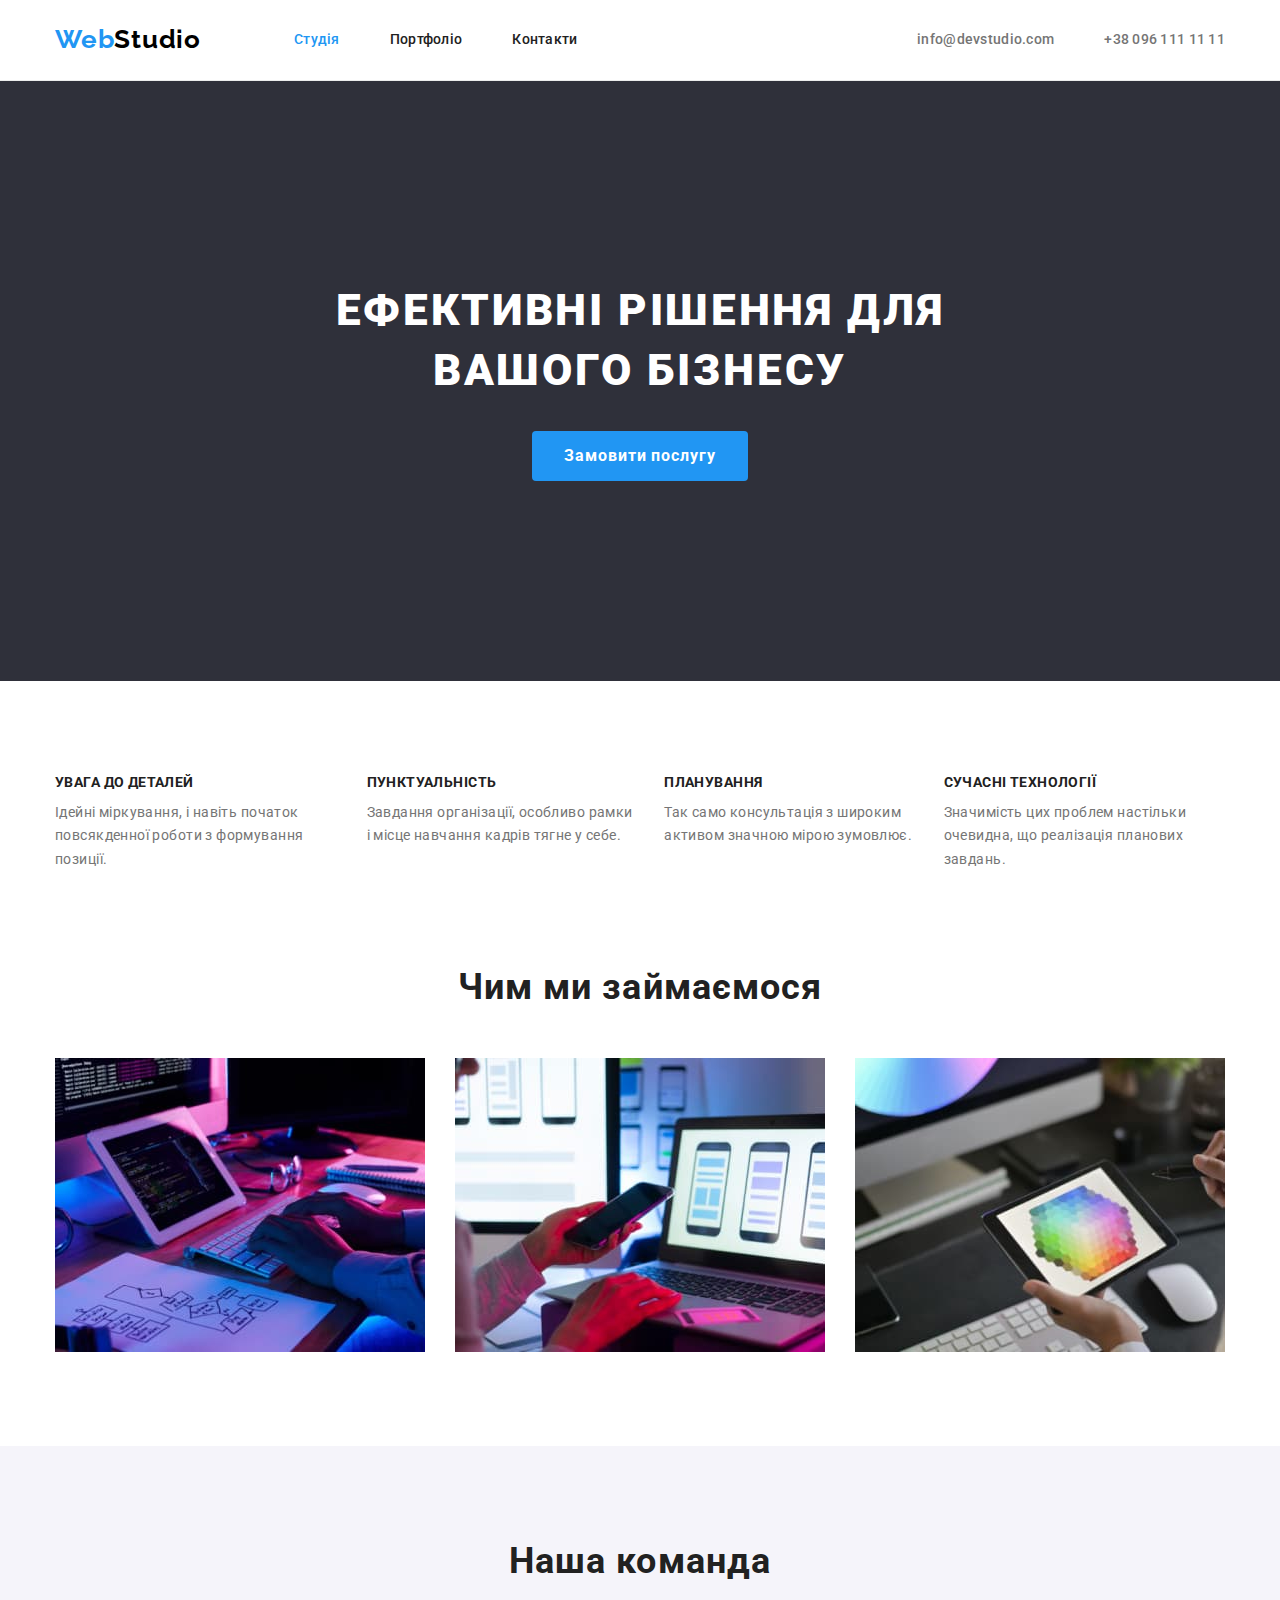
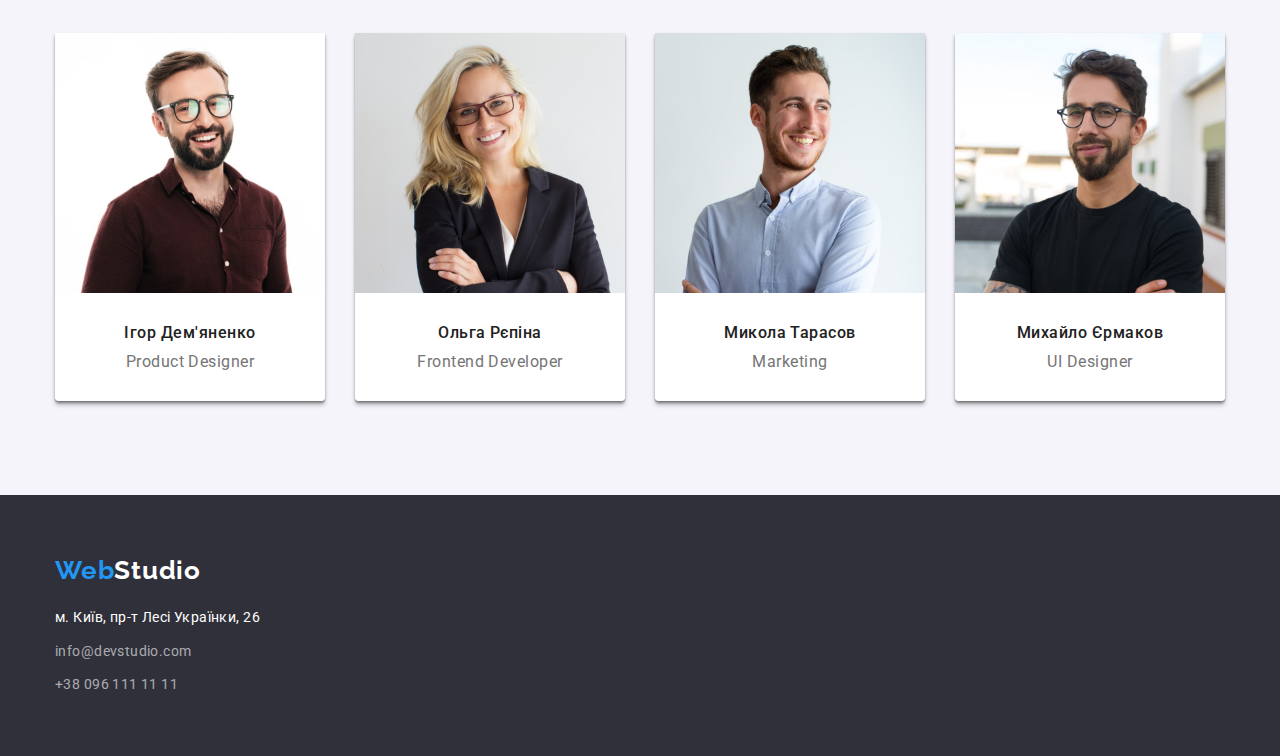
<file: index.html>
<!DOCTYPE html>
<html lang="uk">
  <head>
    <meta charset="UTF-8" />
    <meta http-equiv="X-UA-Compatible" content="IE=edge" />
    <meta name="viewport" content="width=device-width, initial-scale=1.0" />
    <title>Студія</title>
    <link rel="preconnect" href="https://fonts.googleapis.com" />
    <link rel="preconnect" href="https://fonts.gstatic.com" crossorigin />
    <link
      href="https://fonts.googleapis.com/css2?family=Raleway:wght@700&family=Roboto:wght@400;500;700;900&display=swap"
      rel="stylesheet"
    />
    <link
      rel="stylesheet"
      href="https://cdnjs.cloudflare.com/ajax/libs/modern-normalize/1.1.0/modern-normalize.min.css"
    />
    <link rel="stylesheet" href="./css/styles.css" />
  </head>
  <body>
    <header class="header">
      <div class="container main-nav">
        <nav class="site-nav">
          <a class="logo" href="./index.html" lang="en"><span>Web</span>Studio</a>
          <ul class="list nav">
            <li class="item"><a class="link current" href="./index.html">Студія</a></li>
            <li class="item"><a class="link" href="./portfolio.html">Портфоліо</a></li>
            <li class="item"><a class="link" href="">Контакти</a></li>
          </ul>
        </nav>

        <ul class="contact list">
          <li class="item">
            <a class="cotact-link link" href="mailto:info@devstudio.com">info@devstudio.com</a>
          </li>
          <li class="item">
            <a class="cotact-link link" href="tel:+380961111111">+38 096 111 11 11</a>
          </li>
        </ul>
      </div>
    </header>

    <main>
      <section class="hero">
        <div class="container">
          <h1 class="hero-title">Ефективні рішення для вашого бізнесу</h1>
          <button class="hero-button" type="button">Замовити послугу</button>
        </div>
      </section>

      <section class="benefits section">
        <div class="container">
          <h2 hidden>Переваги роботи з нами</h2>

          <ul class="list about">
            <li class="item">
              <h3 class="benefits-title">УВАГА ДО ДЕТАЛЕЙ</h3>
              <p class="benefits-text">
                Ідейні міркування, і навіть початок повсякденної роботи з формування позиції.
              </p>
            </li>

            <li class="item">
              <h3 class="benefits-title">ПУНКТУАЛЬНІСТЬ</h3>
              <p class="benefits-text">
                Завдання організації, особливо рамки і місце навчання кадрів тягне у себе.
              </p>
            </li>

            <li class="item">
              <h3 class="benefits-title">ПЛАНУВАННЯ</h3>
              <p class="benefits-text">
                Так само консультація з широким активом значною мірою зумовлює.
              </p>
            </li>

            <li class="item">
              <h3 class="benefits-title">СУЧАСНІ ТЕХНОЛОГІЇ</h3>
              <p class="benefits-text">
                Значимість цих проблем настільки очевидна, що реалізація планових завдань.
              </p>
            </li>
          </ul>
        </div>
      </section>

      <section class="work section">
        <div class="container">
          <h2 class="work-title">Чим ми займаємося</h2>
          <ul class="list katalogue">
            <li class="item">
              <img
                src="./images/work1.jpg"
                alt="Стіл, на столі планшет та клавіатура. Людина працює"
                width="370"
              />
            </li>
            <li class="item">
              <img
                src="./images/work2.jpg"
                width="370"
                alt="Людина тримає телефон в лівій руці на фоні працюючого ноутбуку"
              />
            </li>
            <li class="item">
              <img
                src="./images/work3.jpg"
                width="370"
                alt="Зображення працюючого планшету з палітрою кольорів на екрані"
              />
            </li>
          </ul>
        </div>
      </section>

      <section class="team section">
        <div class="container">
          <h2 class="team-title-main">Наша команда</h2>
          <ul class="list employee">
            <li class="item">
              <img
                src="./images/members_of_team/igor_dem.jpg"
                alt="чоловік років тридцяти в окулярах та з бородою"
                width="270"
              />
              <div class="description">
                <h3 class="team-title">Ігор Дем'яненко</h3>
                <p class="team-text">Product Designer</p>
              </div>
            </li>
            <li class="item">
              <img
                src="./images/members_of_team/olha_rep.jpg"
                alt="білява жінка в окулярах усміхається. вдягнена в піджак"
                width="270"
              />
              <div class="description">
                <h3 class="team-title">Ольга Рєпіна</h3>
                <p class="team-text">Frontend Developer</p>
              </div>
            </li>
            <li class="item">
              <img
                src="./images/members_of_team/mykola_tarasov.jpg"
                alt="чоловік вдягнений в рубашку, посміхається"
                width="270"
              />
              <div class="description">
                <h3 class="team-title">Микола Тарасов</h3>
                <p class="team-text">Marketing</p>
              </div>
            </li>
            <li class="item">
              <img
                src="./images/members_of_team/myhailo_ermakov.jpg"
                alt="чоловік в окулярах з бородою, вдягнений в чорну футболку"
                width="270"
              />
              <div class="description">
                <h3 class="team-title">Михайло Єрмаков</h3>
                <p class="team-text">UI Designer</p>
              </div>
            </li>
          </ul>
        </div>
      </section>
    </main>

    <footer class="footer">
      <div class="container">
        <a class="logo link" href="./index.html" lang="en"
          ><span class="accent1">Web</span><span class="accent2">Studio</span></a
        >
        <address>
          <ul class="adress list">
            <li class="item">
              <a class="footer-link link" href=""> м. Київ, пр-т Лесі Українки, 26</a>
            </li>
            <li class="item"><a class="footer-addres link" href=""> info@devstudio.com</a></li>
            <li class="item"><a class="footer-addres link" href=""> +38 096 111 11 11</a></li>
          </ul>
        </address>
      </div>
    </footer>
  </body>
</html>
</file>
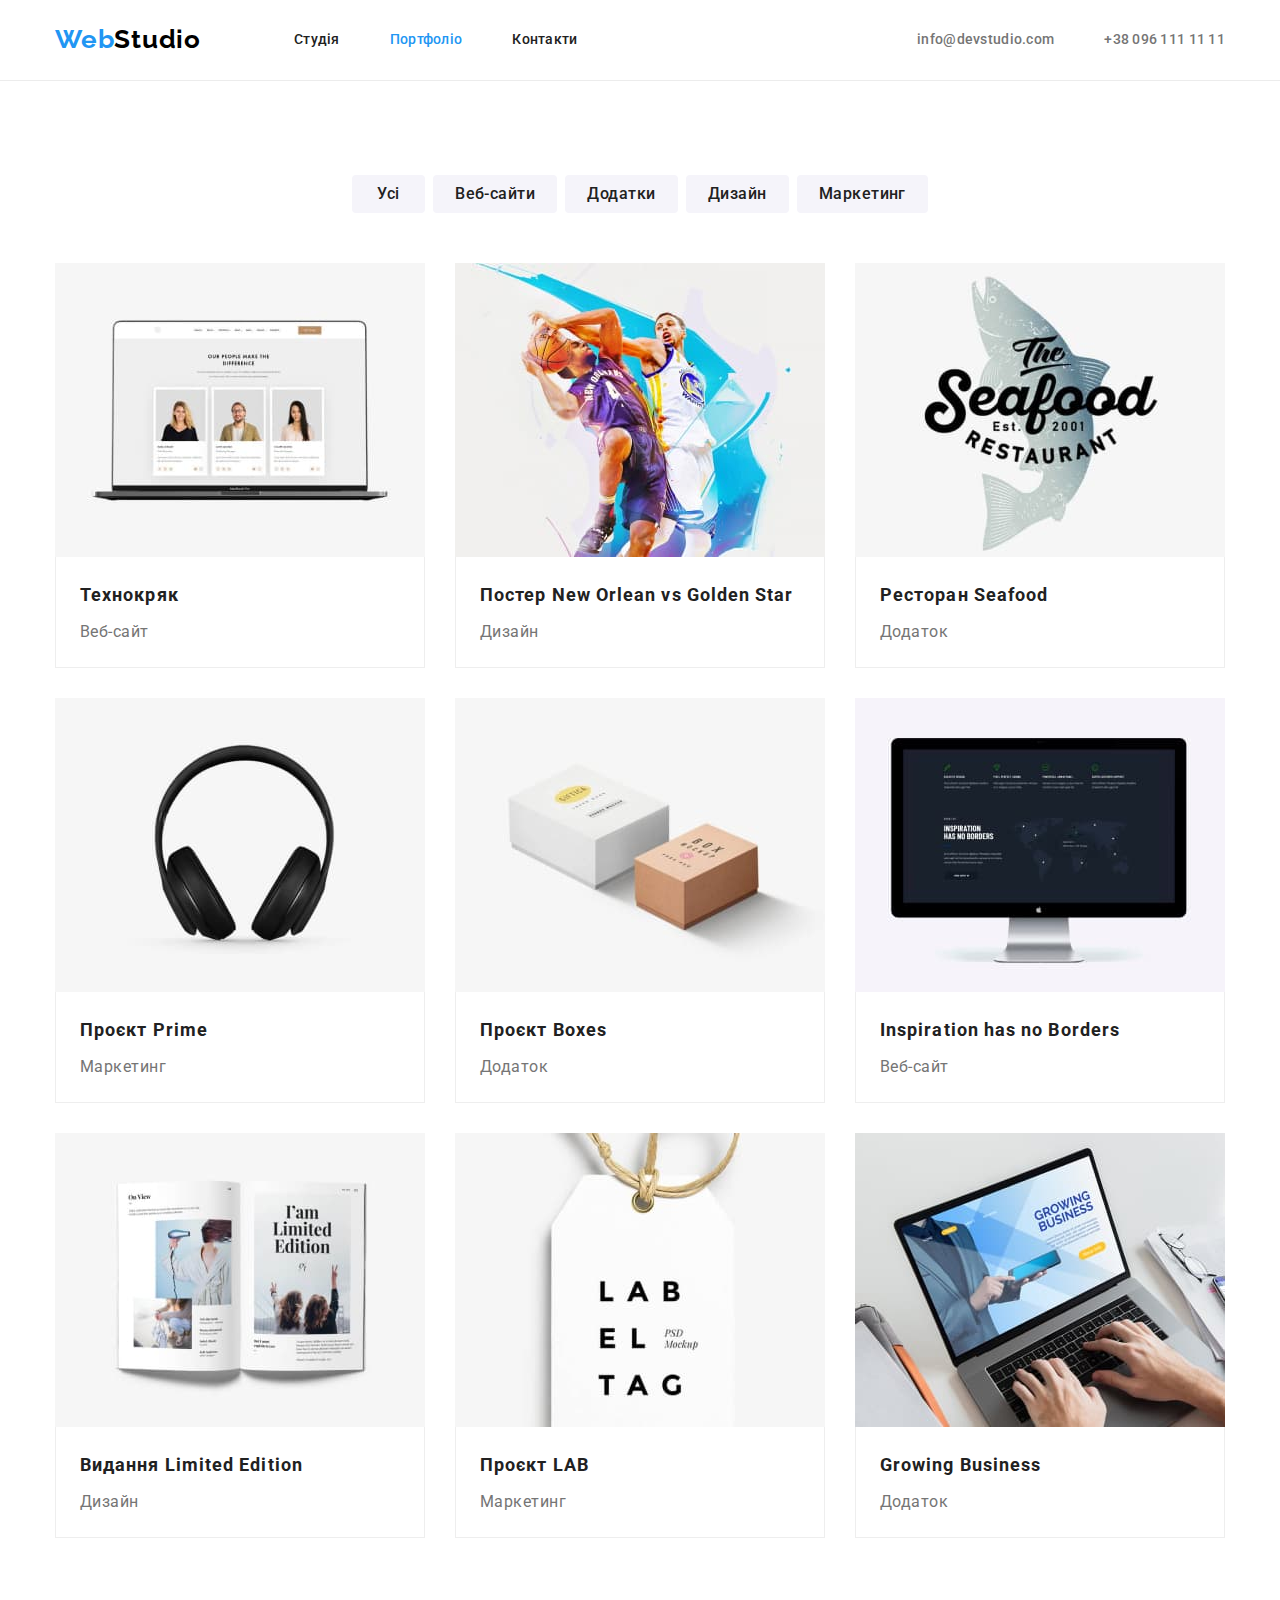
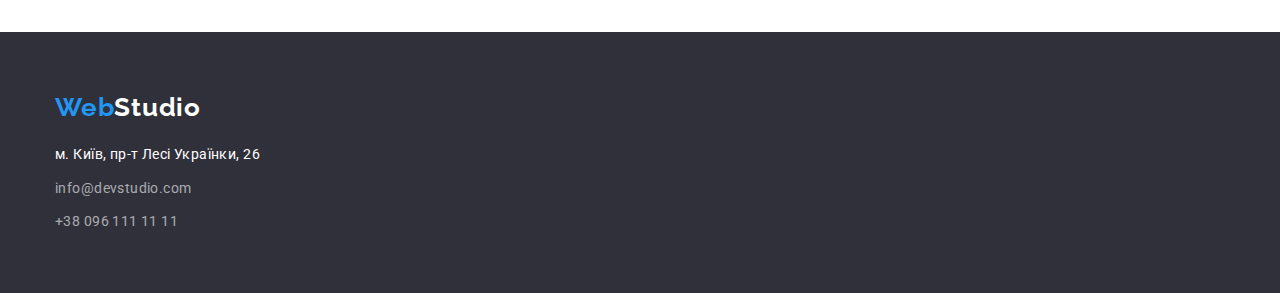
<file: portfolio.html>
<!DOCTYPE html>
<html lang="uk">
  <head>
    <meta charset="UTF-8" />
    <meta http-equiv="X-UA-Compatible" content="IE=edge" />
    <meta name="viewport" content="width=device-width, initial-scale=1.0" />
    <title>Студія</title>
    <link rel="preconnect" href="https://fonts.googleapis.com" />
    <link rel="preconnect" href="https://fonts.gstatic.com" crossorigin />
    <link
      href="https://fonts.googleapis.com/css2?family=Raleway:wght@700&family=Roboto:wght@400;500;700;900&display=swap"
      rel="stylesheet"
    />
    <link
      rel="stylesheet"
      href="https://cdnjs.cloudflare.com/ajax/libs/modern-normalize/1.1.0/modern-normalize.min.css"
    />
    <link rel="stylesheet" href="./css/styles.css" />
  </head>
  <body>
    <header class="header">
      <div class="container main-nav">
        <nav class="site-nav">
          <a class="logo" href="./index.html" lang="en"><span>Web</span>Studio</a>
          <ul class="list nav">
            <li class="item"><a class="link" href="./index.html">Студія</a></li>
            <li class="item"><a class="link current" href="./portfolio.html">Портфоліо</a></li>
            <li class="item"><a class="link" href="">Контакти</a></li>
          </ul>
        </nav>

        <ul class="contact list">
          <li class="item">
            <a class="cotact-link link" href="mailto:info@devstudio.com">info@devstudio.com</a>
          </li>
          <li class="item">
            <a class="cotact-link link" href="tel:+380961111111">+38 096 111 11 11</a>
          </li>
        </ul>
      </div>
    </header>

    <main class="page">
      <section class="filter section">
        <div class="container">
          <h1 hidden>Портфоліо</h1>
          <ul class="list box">
            <li class="element"><button class="filter-btn" type="button">Усі</button></li>
            <li class="element"><button class="filter-btn" type="button">Веб-сайти</button></li>
            <li class="element"><button class="filter-btn" type="button">Додатки</button></li>
            <li class="element"><button class="filter-btn" type="button">Дизайн</button></li>
            <li class="element"><button class="filter-btn" type="button">Маркетинг</button></li>
          </ul>
          <ul class="link-container list">
            <li class="item">
              <a class="link" href="">
                <img src="./images/portfolio/img1.jpg" alt="laptop" width="370" height="294" />
                <div class="description">
                  <h2 class="portfolio-title">Технокряк</h2>
                  <p class="portfolio-text">Веб-сайт</p>
                </div>
              </a>
            </li>
            <li class="item">
              <a class="link" href="">
                <img
                  src="./images/portfolio/img2.jpg"
                  alt="two bascketball players"
                  width="370"
                  height="294"
                />
                <div class="description">
                  <h2 class="portfolio-title">Постер New Orlean vs Golden Star</h2>
                  <p class="portfolio-text">Дизайн</p>
                </div>
              </a>
            </li>
            <li class="item">
              <a class="link" href="">
                <img
                  src="./images/portfolio/img3.jpg"
                  alt=" logo of restaurant"
                  width="370"
                  height="294"
                />
                <div class="description">
                  <h2 class="portfolio-title">Ресторан Seafood</h2>
                  <p class="portfolio-text">Додаток</p>
                </div>
              </a>
            </li>
            <li class="item">
              <a class="link" href="">
                <img src="./images/portfolio/img4.jpg" alt="headphones" width="370" height="294" />
                <div class="description">
                  <h2 class="portfolio-title">Проєкт Prime</h2>
                  <p class="portfolio-text">Маркетинг</p>
                </div>
              </a>
            </li>
            <li class="item">
              <a class="link" href="">
                <img src="./images/portfolio/img5.jpg" alt="two boxes" width="370" height="294" />
                <div class="description">
                  <h2 class="portfolio-title">Проєкт Boxes</h2>
                  <p class="portfolio-text">Додаток</p>
                </div>
              </a>
            </li>
            <li class="item">
              <a class="link" href="">
                <img src="./images/portfolio/img6.jpg" alt="monitor" width="370" height="294" />
                <div class="description">
                  <h2 class="portfolio-title">Inspiration has no Borders</h2>
                  <p class="portfolio-text">Веб-сайт</p>
                </div>
              </a>
            </li>
            <li class="item">
              <a class="link" href="">
                <img
                  src="./images/portfolio/img7.jpg"
                  alt="book is open"
                  width="370"
                  height="294"
                />
                <div class="description">
                  <h2 class="portfolio-title">Видання Limited Edition</h2>
                  <p class="portfolio-text">Дизайн</p>
                </div>
              </a>
            </li>
            <li class="item">
              <a class="link" href="">
                <img src="./images/portfolio/img8.jpg" alt="sign" width="370" height="294" />
                <div class="description">
                  <h2 class="portfolio-title">Проєкт LAB</h2>
                  <p class="portfolio-text">Маркетинг</p>
                </div>
              </a>
            </li>
            <li class="item">
              <a class="link" href="">
                <img
                  src="./images/portfolio/img9.jpg"
                  alt="laptop in work"
                  width="370"
                  height="294"
                />
                <div class="description">
                  <h2 class="portfolio-title">Growing Business</h2>
                  <p class="portfolio-text">Додаток</p>
                </div>
              </a>
            </li>
          </ul>
        </div>
      </section>
    </main>

    <footer class="footer">
      <div class="container">
        <a class="logo link" href="./index.html" lang="en"
          ><span class="accent1">Web</span><span class="accent2">Studio</span></a
        >
        <address>
          <ul class="adress list">
            <li class="item">
              <a class="footer-link link" href=""> м. Київ, пр-т Лесі Українки, 26</a>
            </li>
            <li class="item"><a class="footer-addres link" href=""> info@devstudio.com</a></li>
            <li class="item"><a class="footer-addres link" href=""> +38 096 111 11 11</a></li>
          </ul>
        </address>
      </div>
    </footer>
  </body>
</html>
</file>
<file: css/styles.css>
:root {
  --primery-text-color: #757575;
  --title-text-color: #212121;
  --accent-color: #2196f3;
  --main-background-color: #ffffff;
  --dark-background-color: #2f303a;
  --team-background-color: #f5f4fa;
  --logo-color: #000000;
  --addres-color: rgba(255, 255, 255, 0.6);
  --header-bd-cl: #ececec;
  --border-potfolio-cl: #eeeeee;
}
body {
  background-color: var(--main-background-color);
  color: var(--primery-text-color);
  font-family: Roboto, sans-serif;
}

span {
  color: var(--accent-color);
}

/*reset*/
.list {
  list-style: none;
  padding: 0;
  margin: 0;
}

img {
  display: block;
}

.link,
.logo {
  text-decoration: none;
}

h1,
h2,
h3,
h4,
h5,
h6,
p,
ul {
  margin: 0;
}

/* шапка */

.container {
  margin-left: auto;
  margin-right: auto;
  width: 1200px;
  padding-left: 15px;
  padding-right: 15px;
}

.section {
  padding-top: 94px;
  padding-bottom: 94px;
}

.header {
  background-color: var(--main-background-color);
  border-bottom: 1px solid var(--header-bd-cl);
  padding-top: 24px;
  padding-bottom: 25px;
}

.main-nav {
  display: flex;
  align-items: center;
  padding-top: 0;
  padding-bottom: 0;
}

.logo {
  color: var(--logo-color);
  font-family: Raleway, sans-serif;
  font-weight: 700;
  font-size: 26px;
  line-height: 1.19;
  letter-spacing: 0.03em;
}

.site-nav {
  display: flex;
  align-items: center;
}

.nav {
  display: flex;
  margin-left: 93px;
  gap: 50px;
}

.contact {
  display: flex;
  margin-left: auto;
  gap: 50px;
}

.site-nav .link {
  color: var(--title-text-color);
  font-weight: 500;
  font-size: 14px;
  line-height: 1.14;
  letter-spacing: 0.02em;
}

.site-nav .link:hover,
.site-nav .link:focus {
  color: var(--accent-color);
}

.site-nav .link.current {
  color: var(--accent-color);
}

.cotact-link {
  color: var(--primery-text-color);
  font-weight: 500;
  font-size: 14px;
  line-height: 1.14;
  letter-spacing: 0.02em;
}

.cotact-link:hover,
.cotact-link:focus {
  color: var(--accent-color);
}

/* hero */
.hero {
  background-color: var(--dark-background-color);
  text-align: center;
  padding: 200px 0;
}



.hero-title {
  color: var(--main-background-color);
  font-weight: 900;
  font-size: 44px;
  line-height: 1.36;
  letter-spacing: 0.06em;
  text-transform: uppercase;
  margin-bottom: 30px;
  width: 696px;
  margin-left: auto;
  margin-right: auto;
}

.hero-button {
  background-color: var(--accent-color);
  color: var(--main-background-color);
  font-family: inherit;
  font-weight: 700;
  font-size: 16px;
  line-height: 1.875;
  letter-spacing: 0.06em;
  cursor: pointer;
  border: 1px solid transparent;
  border: none;
  border-radius: 4px;
  padding: 10px 32px;
}

/* benefits */

.list.about {
  display: flex;
  gap: 30px;
}

.benefits-title {
  color: var(--title-text-color);
  font-weight: 700;
  font-size: 14px;
  line-height: 1.14;
  letter-spacing: 0.03em;
  text-transform: uppercase;
  margin-bottom: 10px;
}

.benefits-text {
  color: var(--primery-text-color);
  font-size: 14px;
  line-height: 1.71;
  letter-spacing: 0.03em;
}

/* work */
.work.section {
  padding-top: 0;
}

.work-title {
  color: var(--title-text-color);
  font-weight: 700;
  font-size: 36px;
  line-height: 1.17;
  text-align: center;
  letter-spacing: 0.03em;
  margin-bottom: 50px;
}

.katalogue {
  display: flex;
  gap: 30px;
}

/* team */
.employee {
  display: flex;
  gap: 30px;
}

.team {
  background-color: var(--team-background-color);
}
.team-title-main {
  background-color: var(--team-background-color);
  color: var(--title-text-color);
  font-weight: 700;
  font-size: 36px;
  line-height: 1.17;
  text-align: center;
  letter-spacing: 0.03em;
  margin-bottom: 50px;
}

.team .description {
  background-color: var(--main-background-color);
  padding-top: 30px;
  padding-bottom: 30px;
  border-bottom-right-radius: 4px;
  border-bottom-left-radius: 4px;
  
}

.team-title {
  color: var(--title-text-color);
  background-color: var(--main-background-color);
  font-weight: 500;
  font-size: 16px;
  line-height: 1.19;
  letter-spacing: 0.03em;
  margin-bottom: 10px;
  text-align: center;
}

.team-text {
  background-color: var(--main-background-color);
  color: var(--primery-text-color);
  font-size: 16px;
  line-height: 1.19;
  letter-spacing: 0.03em;
  text-align: center;
}

.employee .item {
  border-bottom-right-radius: 4px;
  border-bottom-left-radius: 4px;
  box-shadow: 0px 4px 4px rgba(0, 0, 0, 0.25), 0px 3px 1px rgba(0, 0, 0, 0.12), 0px 1px 1px rgba(0, 0, 0, 0.14), 0px 1px 2px rgba(0, 0, 0, 0.20);
}

/* footer */
.footer {
  background-color: var(--dark-background-color);
  padding-top: 60px;
  padding-bottom: 60px;
}

.footer .footer-link {
  color: var(--main-background-color);
  font-style: normal;
  font-size: 14px;
  line-height: 1.71;
  letter-spacing: 0.03em;
}
.logo.link {
  display: block;
  margin-bottom: 20px;
}
.accent2 {
  color: var(--main-background-color);
}

.footer .footer-addres {
  color: var(--addres-color);
  font-style: normal;
  font-size: 14px;
  line-height: 24px;
  letter-spacing: 0.03em;
}

.adress .item:not(:last-child) {
  margin-bottom: 9px;
}

.footer-link:hover,
.footer-link:focus {
  color: var(--accent-color);
}

.footer-addres:hover,
.footer-addres:focus {
  color: var(--accent-color);
}

/*portfolio  */

.list.box {
  display: flex;
  justify-content: center;
  gap: 8px;
  margin-bottom: 50px;
}

.filter-btn {
  display: inline-block;
  background-color: var(--team-background-color);
  color: var(--title-text-color);
  font-family: inherit;
  cursor: pointer;
  font-weight: 500;
  font-size: 16px;
  line-height: calc(26 / 16);
  letter-spacing: 0.03em;
  border-radius: 4px;
  border: none;
  min-width: 73px;
  padding: 6px 22px;
}

.filter-btn:hover,
.filter-btn:focus {
  color: var(--main-background-color);
  background-color: var(--accent-color);
}

.link-container {
  display: flex;
  flex-wrap: wrap;
  gap: 30px;
}

.link-container .item {
  width: calc((100% - 60px) / 3);
}

.portfolio-title {
  color: var(--title-text-color);
  font-weight: 700;
  font-size: 18px;
  line-height: 2;
  letter-spacing: 0.06em;
  margin-bottom: 4px;
}

.portfolio-text {
  color: var(--primery-text-color);
  font-size: 16px;
  line-height: 1.88;
  letter-spacing: 0.03em;
}

.link-container .description {
  padding-left: 24px;
  padding-top: 20px;
  padding-bottom: 20px;
  border-bottom: 1px solid var(--border-potfolio-cl);
  border-right: 1px solid var(--border-potfolio-cl);
  border-left: 1px solid var(--border-potfolio-cl);
}
</file>
